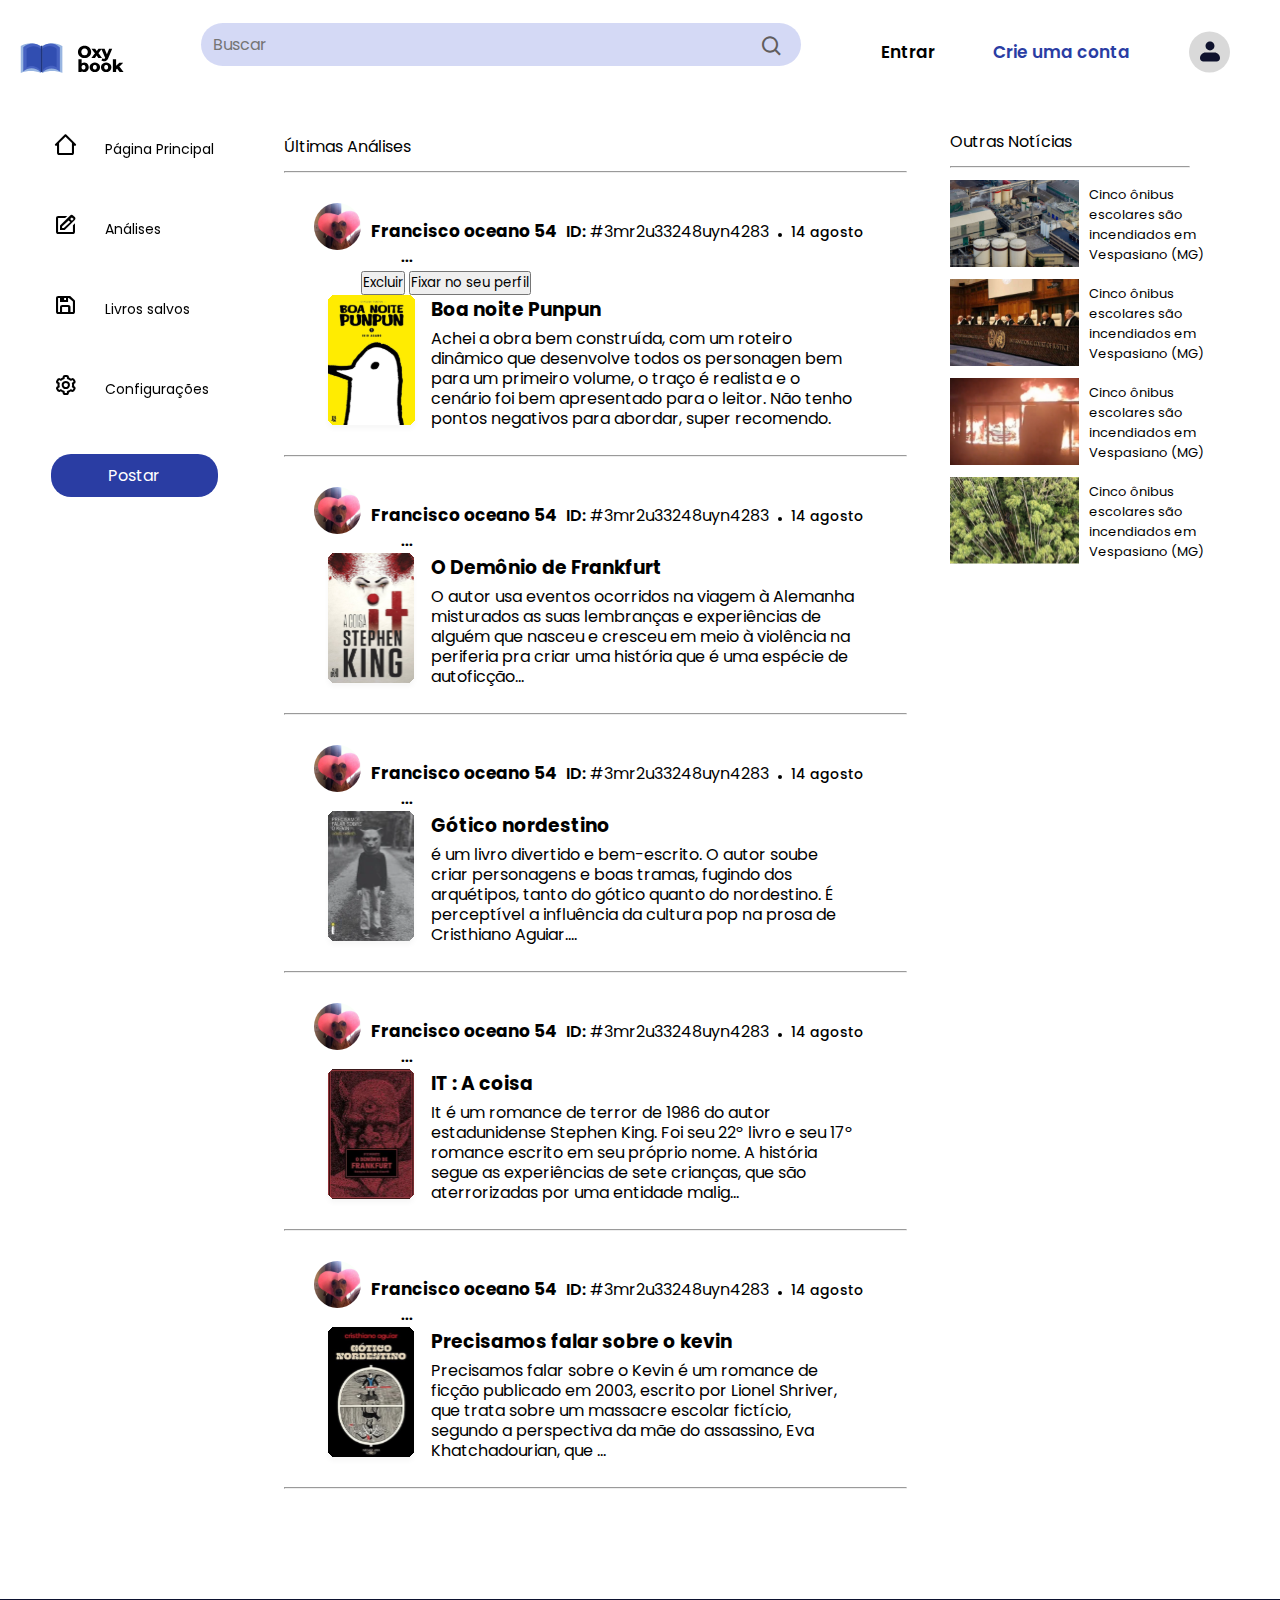
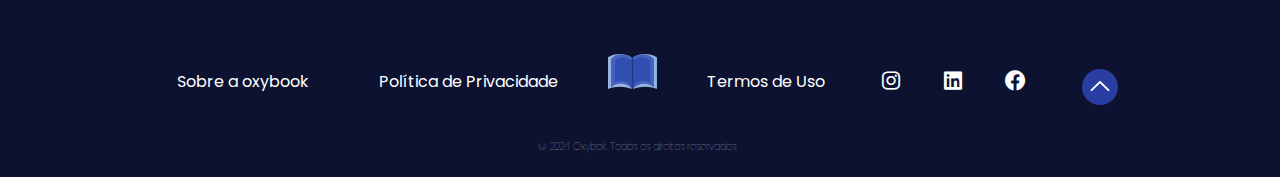
<file: BlogBook - teste/analises page/index.html>
<!DOCTYPE html>
<html lang="pt-BR">
<head>
    <meta charset="UTF-8">
    <meta name="viewport" content="width=device-width, initial-scale=1.0">
    <link rel="stylesheet" href="style.css">
    <link rel="stylesheet" href="../css/header.css">
    <link rel="stylesheet" href="../css/leftNav.css">
    <link rel="stylesheet" href="../css/rightNavSingle.css">
    <link rel="stylesheet" href="../css/footer.css">
    <!-- Boxiocns CND Link -->
    <link href='https://unpkg.com/boxicons@2.1.4/css/boxicons.min.css' rel='stylesheet'>
    <title>Análise Page</title>
</head>
<body>
    <header>
        <div class="logo-details">
            <img src="./imgs/logo_icon.svg" alt="logo">
        </div>
        <div class="search-container">
            <i class='bx bx-search'></i>
            <input class="seach" placeholder="Buscar">
            </input>
        </div>
        </input>
        <div class="login_div">
            <span class="to-enter">Entrar</span>
            <span class="create_cont">Crie uma conta</span>
            <img src="./imgs/user.svg" alt="" class="user">
        </div>
    </header>
    <main>
        <nav class="left-nav">
            <ul>
                <li>
                    <a href="#" class="color">
                        <i class='bx bx-home-alt-2'></i>
                        <span class="link_name">Página Principal</span>
                    </a>
                </li>
                <li>
                    <a href="#" class="color">
                        <i class='bx bx-edit'></i>
                        <span class="link_name">Análises</span>
                    </a>
                </li>
                <li>
                    <a href="#" class="color">
                        <i class='bx bx-save'></i>
                        <span class="link_name">Livros salvos</span>
                    </a>
                </li>
                <li>
                    <a href="#" class="color">
                        <i class='bx bx-cog'></i>
                        <span class="link_name">Configurações</span>
                    </a>
                </li>
                <li class="button">
                    <input type="button" value="Postar" class="btn">
                </li>
            </ul>
        </nav>

        <section class="content-container">
            <div class="container">
                <span>Últimas Análises</span>
                <hr>
                <div class="containerAnalises">
                    <div id="info_sigle">
                        <div class="imgUser_sigle">
                            <img src="./imgs/dogUser.svg" alt="" id="user_sigle">
                        </div>
                        <div class="dados">
                        <span id="userName_single">Francisco oceano 54</span>
                        <span id="idName_single"><span class="wordId">ID:</span> #3mr2u33248uyn4283</span>
                        <span class="ponto"></span>
                        <span id="dia_single">14 agosto</span>
                        <button class="trêsPontinhos">...</button>
                        <div class="notification">
                            <button type="button" id="btnDelete"><box-icon type='solid' name='trash-alt'>Excluir</box-icon></button>
                            <button type="button" id="btnFixar">Fixar no seu perfil</button>
                        </div>
                        </div>
                    </div>
                    <div class="bookDados">
                        <img src="./imgs/books/book1.svg" alt="">
                        <div class="infoBook">
                            <h3>Boa noite Punpun</h3>
                            <p>Achei a obra bem construída,
                               com um roteiro dinâmico que desenvolve
                               todos os personagen bem para um primeiro 
                               volume, o traço é realista e o cenário foi 
                               bem apresentado para o leitor. Não tenho 
                               pontos negativos para abordar, super recomendo.
                            </p>
                        </div>
                    </div>
                </div>
                <hr>
                <div class="containerAnalises">
                    <div id="info_sigle">
                        <div class="imgUser_sigle">
                            <img src="./imgs/dogUser.svg" alt="" id="user_sigle">
                        </div>
                        <div class="dados">
                        <span id="userName_single">Francisco oceano 54</span>
                        <span id="idName_single"><span class="wordId">ID:</span> #3mr2u33248uyn4283</span>
                        <span class="ponto"></span>
                        <span id="dia_single">14 agosto</span>
                        <button class="trêsPontinhos">...</button>
                        </div>
                    </div>
                    <div class="bookDados">
                        <img src="./imgs/books/book2.svg" alt="">
                        <div class="infoBook">
                            <h3>O Demônio de Frankfurt</h3>
                            <p>O autor usa eventos ocorridos na viagem
                                à Alemanha misturados as suas lembranças
                                e experiências de alguém que nasceu e cresceu
                                em meio à violência na periferia pra criar uma
                                história que é uma espécie de autoficção...
                            </p>
                        </div>
                    </div>
                </div>
                <hr>
                <div class="containerAnalises">
                    <div id="info_sigle">
                        <div class="imgUser_sigle">
                            <img src="./imgs/dogUser.svg" alt="" id="user_sigle">
                        </div>
                        <div class="dados">
                        <span id="userName_single">Francisco oceano 54</span>
                        <span id="idName_single"><span class="wordId">ID:</span> #3mr2u33248uyn4283</span>
                        <span class="ponto"></span>
                        <span id="dia_single">14 agosto</span>
                        <button class="trêsPontinhos">...</button>
                        </div>
                    </div>
                    <div class="bookDados">
                        <img src="./imgs/books/book3.svg" alt="">
                        <div class="infoBook">
                            <h3>Gótico nordestino</h3>
                            <p>é um livro divertido e bem-escrito.
                                O autor soube criar personagens e boas tramas,
                                fugindo dos arquétipos, tanto do gótico quanto
                                do nordestino. É perceptível a influência da
                                cultura pop na prosa de Cristhiano Aguiar....
                            </p>
                        </div>
                    </div>
                </div>
                <hr>
                <div class="containerAnalises">
                    <div id="info_sigle">
                        <div class="imgUser_sigle">
                            <img src="./imgs/dogUser.svg" alt="" id="user_sigle">
                        </div>
                        <div class="dados">
                        <span id="userName_single">Francisco oceano 54</span>
                        <span id="idName_single"><span class="wordId">ID:</span> #3mr2u33248uyn4283</span>
                        <span class="ponto"></span>
                        <span id="dia_single">14 agosto</span>
                        <button class="trêsPontinhos">...</button>
                        </div>
                    </div>
                    <div class="bookDados">
                        <img src="./imgs/books/book4.svg" alt="">
                        <div class="infoBook">
                            <h3>IT : A coisa </h3>
                            <p>It é um romance de terror de 1986 do autor estadunidense
                                 Stephen King. Foi seu 22º livro e seu 17º romance escrito em seu próprio nome.
                                 A história segue as experiências de sete crianças, que 
                                 são aterrorizadas por uma entidade malig...
                            </p>
                        </div>
                    </div>
                </div>
                <hr>
                <div class="containerAnalises">
                    <div id="info_sigle">
                        <div class="imgUser_sigle">
                            <img src="./imgs/dogUser.svg" alt="" id="user_sigle">
                        </div>
                        <div class="dados">
                        <span id="userName_single">Francisco oceano 54</span>
                        <span id="idName_single"><span class="wordId">ID:</span> #3mr2u33248uyn4283</span>
                        <span class="ponto"></span>
                        <span id="dia_single">14 agosto</span>
                        <button class="trêsPontinhos">...</button>
                        </div>
                    </div>
                    <div class="bookDados">
                        <img src="./imgs/books/book5.svg" alt="">
                        <div class="infoBook">
                            <h3>Precisamos falar sobre o kevin </h3>
                            <p>Precisamos falar sobre o Kevin é um romance 
                                de ficção publicado em 2003, escrito por Lionel 
                                Shriver, que trata sobre um massacre escolar fictício,
                                segundo a perspectiva da mãe do assassino, Eva Khatchadourian, que ...
                            </p>
                        </div>
                    </div>
                </div>
                
                <hr>
            </div>
        </section>

        <nav class="right-nav">
            <div class="OutrasNoticias">
                <div class="titleOutrasNot">
                    <span>Outras Notícias</span>
                </div>
                <hr class="rowOutrasNoticias">
                <div class="noticias">
                    <img src="./imgs/outrasNotícias.img/img1.svg" alt="">
                    <div id="txtOutrasNoticias">
                        <span>
                            Cinco ônibus escolares são incendiados
                             em Vespasiano (MG)
                        </span>
                    </div>
                </div>
                <div class="noticias">
                    <img src="./imgs/outrasNotícias.img/img2.svg" alt="">
                    <div id="txtOutrasNoticias">
                        <span>
                            Cinco ônibus escolares são incendiados
                             em Vespasiano (MG)
                        </span>
                    </div>
                </div>
                <div class="noticias">
                    <img src="./imgs/outrasNotícias.img/img3.svg" alt="">
                    <div id="txtOutrasNoticias">
                        <span>
                            Cinco ônibus escolares são incendiados
                             em Vespasiano (MG)
                        </span>
                    </div>
                </div>
                <div class="noticias">
                    <img src="./imgs/outrasNotícias.img/img4.svg" alt="">
                    <div id="txtOutrasNoticias">
                        <span>
                            Cinco ônibus escolares são incendiados
                             em Vespasiano (MG)
                        </span>
                    </div>
                </div>
            </div>
        </nav>
    </main>
    <footer>
        <div class="container_footer">
            <div class="row_footer">
                <ul class="footer_ul">
                    <li><a href="#" class="color">Sobre a oxybook</a></li>
                    <li><a href="#" class="color">Política de Privacidade</a></li>
                    <li><img src="./imgs/logo_footer.svg" alt=""></li>
                    <li><a href="#" class="color">Termos de Uso</a></li>
                    <div class="social_medias">
                        <li><i class='bx bxl-instagram color'></i></li>
                        <li><i class='bx bxl-linkedin-square color'></i></li>
                        <li><i class='bx bxl-facebook-circle color'></i></li>
                    </div>
                    <a href=""><img src="./imgs/arrow.svg" alt="" id="arrow_footer"></a>
                </ul>
            </div>
        </div>
        <span class="span_footer">© 2024 Oxybok. Todos os direitos reservados</span>
    </footer>
    <script src=""></script>
</body>
</html>
</file>
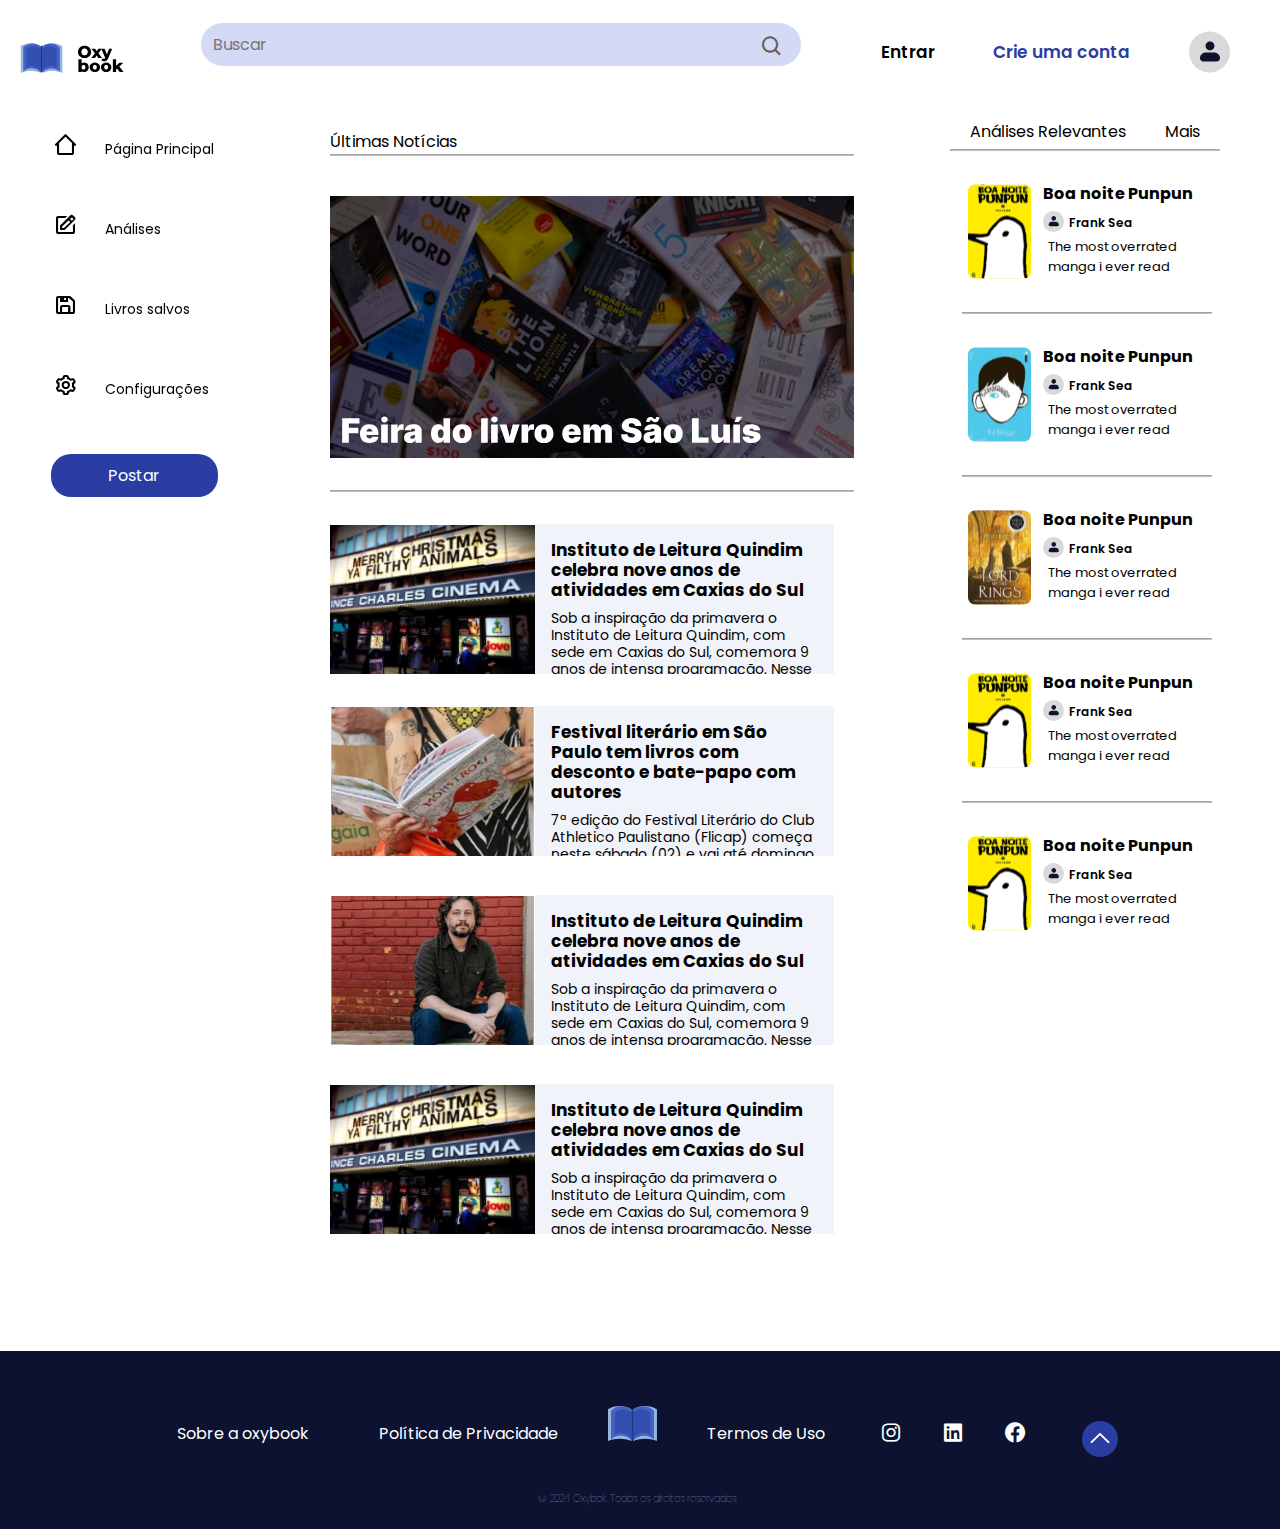
<file: BlogBook - teste/blog/index.html>
<!DOCTYPE html>
<html lang="pt-BR">

<head>
    <meta charset="UTF-8">
    <meta name="viewport" content="width=device-width, initial-scale=1.0">
    <link rel="stylesheet" href="style.css">
    <link rel="stylesheet" href="../css/header.css">
    <link rel="stylesheet" href="../css/leftNav.css">
    <link rel="stylesheet" href="../css/rightNav.css">
    <link rel="stylesheet" href="../css/footer.css">
    <!-- Boxiocns CND Link -->
    <link href='https://unpkg.com/boxicons@2.1.4/css/boxicons.min.css' rel='stylesheet'>
    <title>Blog</title>
</head>

<body>
    <header>
        <div class="logo-details">
            <img src="./imgs/logo_icon.svg" alt="logo">
        </div>
        <div class="search-container">
            <i class='bx bx-search'></i>
            <input class="seach" placeholder="Buscar">
            </input>
        </div>
        </input>
        <div class="login_div">
            <span class="to-enter">Entrar</span>
            <span class="create_cont">Crie uma conta</span>
            <img src="./imgs/user.svg" alt="" class="user">
        </div>
    </header>
    <main>
        <nav class="left-nav">
            <ul>
                <li>
                    <a href="#" class="color">
                        <i class='bx bx-home-alt-2'></i>
                        <span class="link_name">Página Principal</span>
                    </a>
                </li>
                <li>
                    <a href="#" class="color">
                        <i class='bx bx-edit'></i>
                        <span class="link_name">Análises</span>
                    </a>
                </li>
                <li>
                    <a href="#" class="color">
                        <i class='bx bx-save'></i>
                        <span class="link_name">Livros salvos</span>
                    </a>
                </li>
                <li>
                    <a href="#" class="color">
                        <i class='bx bx-cog'></i>
                        <span class="link_name">Configurações</span>
                    </a>
                </li>
                <li class="button">
                    <input type="button" value="Postar" class="btn">
                </li>
            </ul>
        </nav>

        <section class="content-container">
            <div class="container">
                <div class="top">
                    <span class="name_top">Últimas Notícias</span>
                </div>
                <hr>
                <img src="./imgs/banner.svg" alt="banner" class="banner" id="bannerMain">
                <hr class="row2">
                <div class="card">
                    <img src="./imgs/1img.png" alt="" class="imgcard">
                    <div class="info">
                        <div class="text-container">
                            <h2 class="title_card">Instituto de Leitura Quindim celebra nove anos de atividades em
                                Caxias do Sul</h2>
                            <p class="pg_card">Sob a inspiração da primavera o Instituto de Leitura Quindim, com sede em
                                Caxias do Sul, comemora 9 anos de intensa programação. Nesse período foram realizadas
                                mais
                                de 120 ações nacionais e 30 interna... <span>LER MAIS</span></p>
                        </div>
                    </div>
                </div>
                <div class="card" value="2">
                    <div class="img_infor">
                        <img src="./imgs/2img.svg" alt="" class="imgcard">
                    </div>
                    <div class="info">
                        <div class="text-container">
                            <h2 class="title_card">Festival literário em São Paulo tem livros com desconto e bate-papo
                                com autores</h2>
                            <p class="pg_card">7ª edição do Festival Literário do Club Athletico Paulistano (Flicap)
                                começa neste sábado (02) e vai até domingo (03), com entrada gratuita
                                <span>LER MAIS</span>
                            </p>
                        </div>
                    </div>
                </div>
                <div class="card" value="3">
                    <div class="img_infor">
                        <img src="./imgs/3img.svg" alt="" class="imgcard">
                    </div>
                    <div class="info">
                        <div class="text-container">
                            <h2 class="title_card">Instituto de Leitura Quindim celebra nove anos de atividades em
                                Caxias do Sul</h2>
                            <p class="pg_card">Sob a inspiração da primavera o Instituto de Leitura Quindim, com sede em
                                Caxias do Sul, comemora 9 anos de intensa programação. Nesse período foram realizadas
                                mais
                                de 120 ações nacionais e 30 interna...<span>LER MAIS</span></p>
                        </div>
                    </div>
                </div>
                <div class="card" value="4">
                    <div class="img_infor">
                        <img src="./imgs/1img.png" alt="" class="imgcard">
                    </div>
                    <div class="info">
                        <div class="text-container">
                            <h2 class="title_card">Instituto de Leitura Quindim celebra nove anos de atividades em
                                Caxias do Sul</h2>
                            <p class="pg_card">Sob a inspiração da primavera o Instituto de Leitura Quindim, com sede em
                                Caxias do Sul, comemora 9 anos de intensa programação. Nesse período foram realizadas
                                mais
                                de 120 ações nacionais e 30 interna... <span>LER MAIS</span></p>
                        </div>
                    </div>
                </div>
            </div>
        </section>

        <nav class="right-nav">
            <div class="initial">
                <span class="name_top2">Análises Relevantes</span>
                <p class="mais2">Mais</p>
            </div>
            <hr class="rowBooks">
            <div class="box_books">
                <img src="./imgs/book1.svg" alt="">
                <div class="info_book">
                    <h4>Boa noite Punpun</h4>
                    <div class="elements_book">
                        <div class="important">
                            <img src="./imgs/user.svg" alt="">
                            <span>Frank Sea</span>
                        </div>
                        <p>The most overrated manga i ever read</p>
                    </div>
                </div>
            </div>
            <hr class="row_right">
            <div class="box_books">
                <img src="./imgs/book2.svg" alt="">
                <div class="info_book">
                    <h4>Boa noite Punpun</h4>
                    <div class="elements_book">
                        <div class="important">
                            <img src="./imgs/user.svg" alt="">
                            <span>Frank Sea</span>
                        </div>
                        <p>The most overrated manga i ever read</p>
                    </div>
                </div>
            </div>
            <hr class="row_right">
            <div class="box_books">
                <img src="./imgs/book3.svg" alt="">
                <div class="info_book">
                    <h4>Boa noite Punpun</h4>
                    <div class="elements_book">
                        <div class="important">
                            <img src="./imgs/user.svg" alt="">
                            <span>Frank Sea</span>
                        </div>
                        <p>The most overrated manga i ever read</p>
                    </div>
                </div>
            </div>
            <hr class="row_right">
            <div class="box_books">
                <img src="./imgs/book1.svg" alt="">
                <div class="info_book">
                    <h4>Boa noite Punpun</h4>
                    <div class="elements_book">
                        <div class="important">
                            <img src="./imgs/user.svg" alt="">
                            <span>Frank Sea</span>
                        </div>
                        <p>The most overrated manga i ever read</p>
                    </div>
                </div>
            </div>
            <hr class="row_right">
            <div class="box_books">
                <img src="./imgs/book1.svg" alt="">
                <div class="info_book">
                    <h4>Boa noite Punpun</h4>
                    <div class="elements_book">
                        <div class="important">
                            <img src="./imgs/user.svg" alt="">
                            <span>Frank Sea</span>
                        </div>
                        <p>The most overrated manga i ever read</p>
                    </div>
                </div>
            </div>
        </nav>
    </main>
    <footer>
        <div class="container_footer">
            <div class="row_footer">
                <ul class="footer_ul">
                    <li><a href="#" class="color">Sobre a oxybook</a></li>
                    <li><a href="#" class="color">Política de Privacidade</a></li>
                    <li><img src="./imgs/logo_footer.svg" alt=""></li>
                    <li><a href="#" class="color">Termos de Uso</a></li>
                    <div class="social_medias">
                        <li><i class='bx bxl-instagram color'></i></li>
                        <li><i class='bx bxl-linkedin-square color'></i></li>
                        <li><i class='bx bxl-facebook-circle color'></i></li>
                    </div>
                    <a href=""><img src="./imgs/arrow.svg" alt="" id="arrow_footer"></a>
                </ul>
            </div>
        </div>
        <span class="span_footer">© 2024 Oxybok. Todos os direitos reservados</span>
    </footer>
    <script type="module" src="../js/script.mjs"></script>
    <script type="module" src="../lib/Flux/FluxyV1/FluxAPI/lib/launcher/"></script>
    <script src="../js/scriptFooter.js"></script>
</body>
</html>
</file>
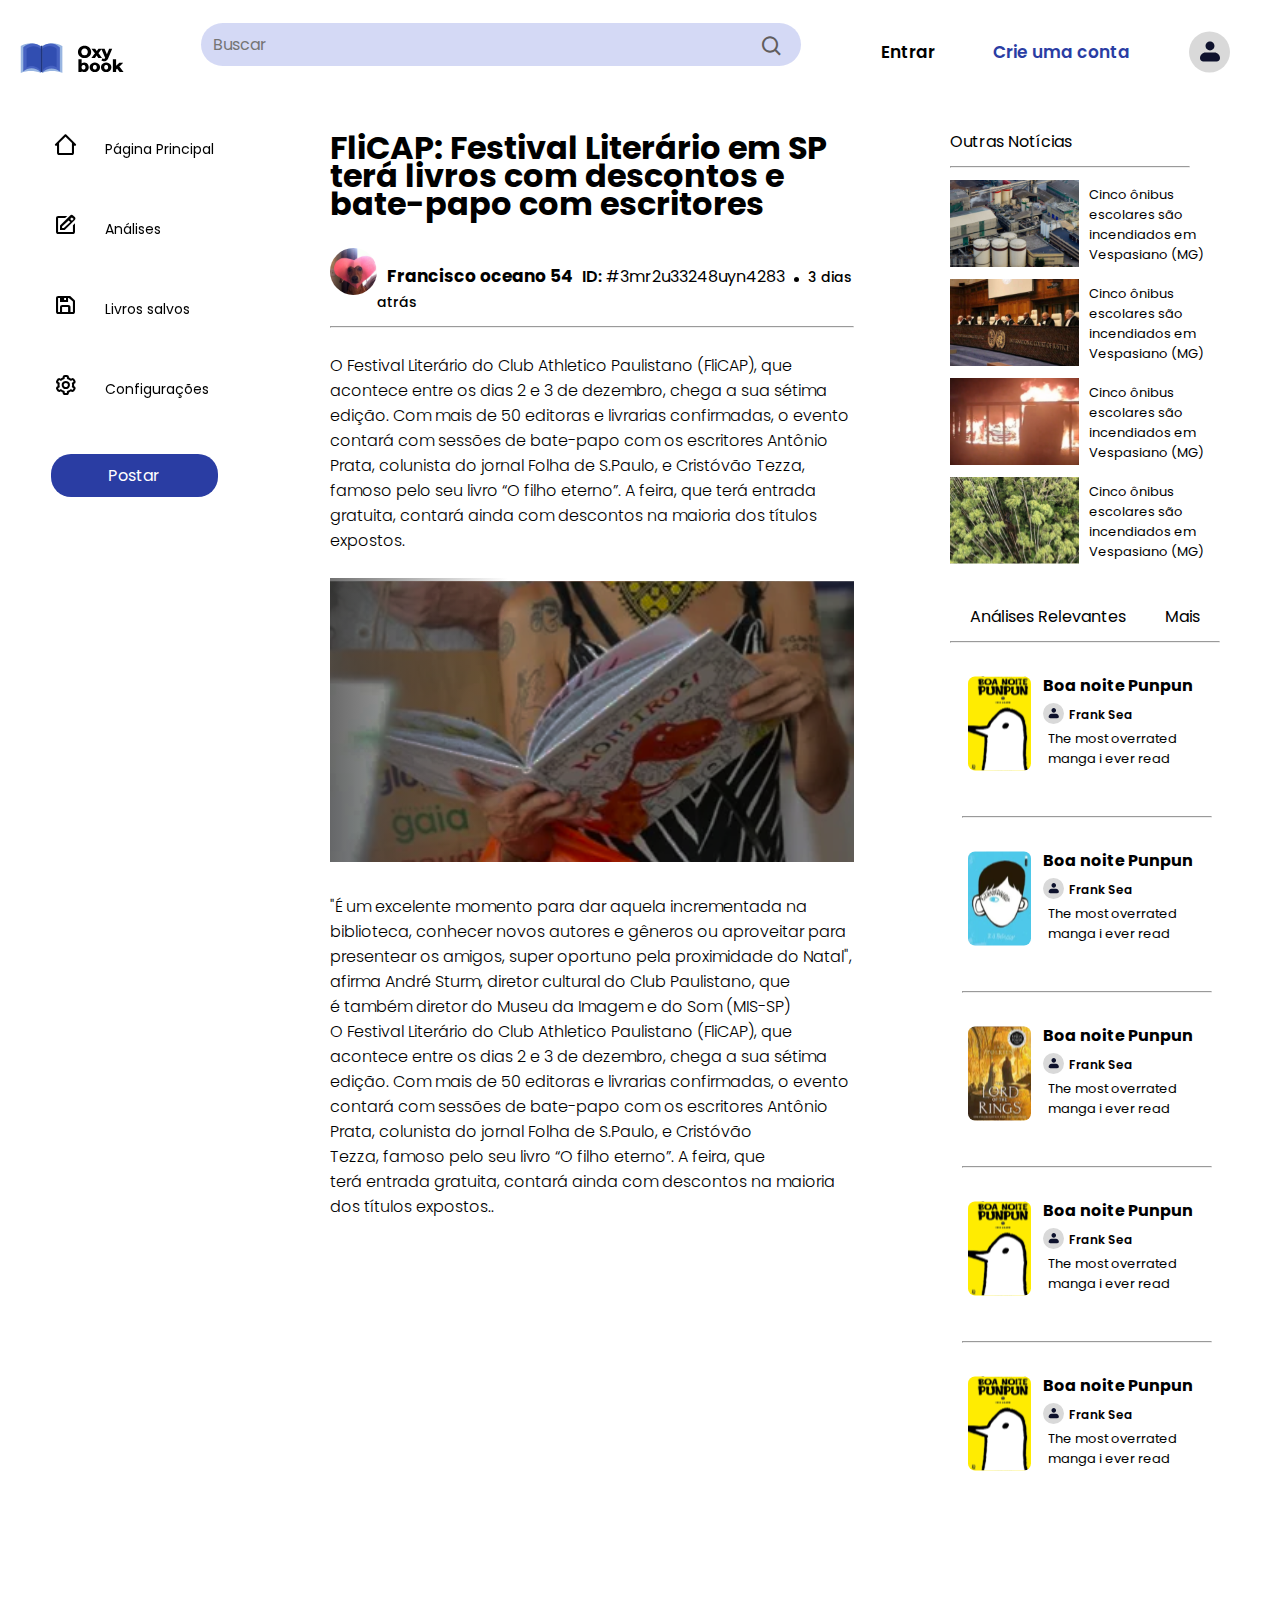
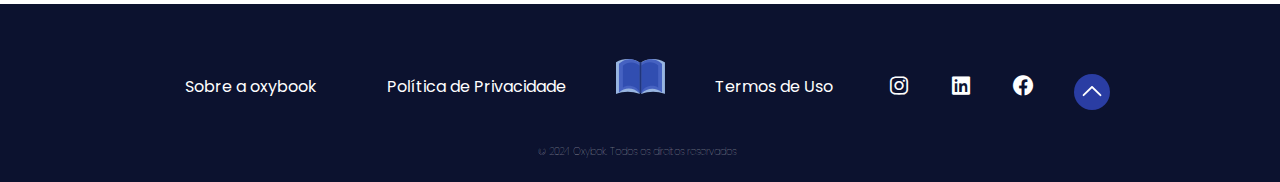
<file: BlogBook - teste/sigle de notícias/index.html>
<!DOCTYPE html>
<html lang="pt-BR">
<head>
    <meta charset="UTF-8">
    <meta name="viewport" content="width=device-width, initial-scale=1.0">
    <link rel="stylesheet" href="style.css">
    <link rel="stylesheet" href="../css/header.css">
    <link rel="stylesheet" href="../css/leftNav.css">
    <link rel="stylesheet" href="../css/rightNavSingle.css">
    <link rel="stylesheet" href="../css/footer.css">
    <!-- Boxiocns CND Link -->
    <link href='https://unpkg.com/boxicons@2.1.4/css/boxicons.min.css' rel='stylesheet'>
    <title>Sigle de Notícias</title>
</head>
<body>
    <header>
        <div class="logo-details">
            <img src="./imgs/logo_icon.svg" alt="logo">
        </div>
        <div class="search-container">
            <i class='bx bx-search'></i>
            <input class="seach" placeholder="Buscar">
            </input>
        </div>
        <div class="login_div">
            <span class="to-enter">Entrar</span>
            <span class="create_cont">Crie uma conta</span>
            <img src="./imgs/user.svg" alt="" class="user">
        </div>
    </header>
    <main>
        <nav class="left-nav">
            <ul>
                <li>
                    <a href="#" class="color">
                        <i class='bx bx-home-alt-2' ></i>
                        <span class="link_name">Página Principal</span>
                    </a>
                </li>
                <li>
                    <a href="#" class="color">
                        <i class='bx bx-edit' ></i>
                        <span class="link_name">Análises</span>
                    </a>
                </li>
                <li>
                    <a href="#" class="color">
                        <i class='bx bx-save' ></i>
                        <span class="link_name">Livros salvos</span>
                    </a>
                </li>
                <li>
                    <a href="#" class="color">
                        <i class='bx bx-cog' ></i>
                        <span class="link_name">Configurações</span>
                    </a>
                </li>
                <li class="button">
                    <input type="button" value="Postar" class="btn">
                </li>
            </ul>
        </nav>

        <section class="content-container">
            <div class="container">
                <h1 id="title_sigle">
                    FliCAP: Festival Literário em SP 
                    terá livros com descontos e 
                    bate-papo com escritores</h1>
                    <div id="info_sigle">
                        <div class="imgUser_sigle">
                            <img src="./imgs/dogUser.svg" alt="" id="user_sigle">
                        </div>
                        <div class="dados">
                        <span id="userName_single">Francisco oceano 54</span>
                        <span id="idName_single"><span class="wordId">ID:</span> #3mr2u33248uyn4283</span>
                        <span class="ponto"></span>
                        <span id="dia_single">3 dias atrás</span>
                        </div>
                    </div>
                    <hr>
                <p id="txt_sigle">O Festival Literário do Club Athletico Paulistano (FliCAP), 
                    que acontece entre os dias 2 e 3 de dezembro, chega a sua sétima edição. 
                    Com mais de 50 editoras e livrarias confirmadas, o evento contará com sessões de bate-papo 
                    com os escritores Antônio Prata, colunista do jornal Folha de S.Paulo, e Cristóvão Tezza, 
                    famoso pelo seu livro “O filho eterno”. A feira, que terá entrada gratuita,
                    contará ainda com descontos na maioria dos títulos expostos.</p>
                <img src="./imgs/notion.svg" alt="" id="img_sigle">
                <p id="txt_sigle">
                    "É um excelente momento para dar aquela incrementada na biblioteca, conhecer novos autores e gêneros ou aproveitar para presentear os amigos, super oportuno pela proximidade do Natal", afirma André Sturm, diretor cultural do Club Paulistano, que é também diretor do Museu da Imagem e do Som (MIS-SP)
                    O Festival Literário do Club Athletico Paulistano (FliCAP), que acontece entre os dias 2 e 3 de dezembro, chega a sua sétima edição. Com mais de 50 editoras e livrarias confirmadas, o evento contará com sessões de bate-papo com os escritores Antônio Prata, colunista do jornal Folha de S.Paulo, e Cristóvão Tezza, famoso pelo seu livro “O filho eterno”. A feira, que terá entrada gratuita, contará ainda com descontos na maioria dos títulos expostos..
                </p>
            </div>
        </section>

        <nav class="right-nav">
            <div class="OutrasNoticias">
                <div class="titleOutrasNot">
                    <span>Outras Notícias</span>
                </div>
                <hr class="rowOutrasNoticias">
                <div class="noticias">
                    <img src="./imgs/outrasNotícias.img/img1.svg" alt="">
                    <div id="txtOutrasNoticias">
                        <span>
                            Cinco ônibus escolares são incendiados
                             em Vespasiano (MG)
                        </span>
                    </div>
                </div>
                <div class="noticias">
                    <img src="./imgs/outrasNotícias.img/img2.svg" alt="">
                    <div id="txtOutrasNoticias">
                        <span>
                            Cinco ônibus escolares são incendiados
                             em Vespasiano (MG)
                        </span>
                    </div>
                </div>
                <div class="noticias">
                    <img src="./imgs/outrasNotícias.img/img3.svg" alt="">
                    <div id="txtOutrasNoticias">
                        <span>
                            Cinco ônibus escolares são incendiados
                             em Vespasiano (MG)
                        </span>
                    </div>
                </div>
                <div class="noticias">
                    <img src="./imgs/outrasNotícias.img/img4.svg" alt="">
                    <div id="txtOutrasNoticias">
                        <span>
                            Cinco ônibus escolares são incendiados
                             em Vespasiano (MG)
                        </span>
                    </div>
                </div>
            </div>
            <div class="initial">
                <span class="name_top2">Análises Relevantes</span>
                <p class="mais2">Mais</p>
            </div>
            <hr class="rowBooks">
                <div class="box_books">
                    <img src="./imgs/book1.svg" alt="">
                    <div class="info_book">
                        <h4>Boa noite Punpun</h4>
                        <div class="elements_book">
                            <div class="important">
                                <img src="./imgs/user.svg" alt="">
                                <span>Frank Sea</span>
                            </div>
                            <p>The most overrated manga i ever read</p>
                        </div>
                    </div>
                </div>
                <hr class="row_right">
                <div class="box_books">
                    <img src="./imgs/book2.svg" alt="">
                    <div class="info_book">
                        <h4>Boa noite Punpun</h4>
                        <div class="elements_book">
                            <div class="important">
                                <img src="./imgs/user.svg" alt="">
                                <span>Frank Sea</span>
                            </div>
                            <p>The most overrated manga i ever read</p>
                        </div>
                    </div>
                </div>
                <hr class="row_right">
                <div class="box_books">
                    <img src="./imgs/book3.svg" alt="">
                    <div class="info_book">
                        <h4>Boa noite Punpun</h4>
                        <div class="elements_book">
                            <div class="important">
                                <img src="./imgs/user.svg" alt="">
                                <span>Frank Sea</span>
                            </div>
                            <p>The most overrated manga i ever read</p>
                        </div>
                    </div>
                </div>
                <hr class="row_right">
                <div class="box_books">
                    <img src="./imgs/book1.svg" alt="">
                    <div class="info_book">
                        <h4>Boa noite Punpun</h4>
                        <div class="elements_book">
                            <div class="important">
                                <img src="./imgs/user.svg" alt="">
                                <span>Frank Sea</span>
                            </div>
                            <p>The most overrated manga i ever read</p>
                        </div>
                    </div>
                </div>
                <hr class="row_right">
                <div class="box_books">
                    <img src="./imgs/book1.svg" alt="">
                    <div class="info_book">
                        <h4>Boa noite Punpun</h4>
                        <div class="elements_book">
                            <div class="important">
                                <img src="./imgs/user.svg" alt="">
                                <span>Frank Sea</span>
                            </div>
                            <p>The most overrated manga i ever read</p>
                        </div>
                    </div>
                </div>
        </nav>
    </main>
    <footer>
        <div class="container_footer">
            <div class="row_footer">
                <ul class="footer_ul">
                    <li><a href="#" class="color">Sobre a oxybook</a></li>
                    <li><a href="#" class="color">Política de Privacidade</a></li>
                    <li><img src="./imgs/logo_footer.svg" alt=""></li>
                    <li><a href="#" class="color">Termos de Uso</a></li>
                    <div class="social_medias">
                        <li><i class='bx bxl-instagram color'></i></li>
                        <li><i class='bx bxl-linkedin-square color'></i></li>
                        <li><i class='bx bxl-facebook-circle color'></i></li>
                    </div>
                    <a href=""><img src="./imgs/arrow.svg" alt="" class="arrow_footer"></a>
                </ul>
            </div>
        </div>
        <span class="span_footer">© 2024 Oxybok. Todos os direitos reservados</span>
    </footer>
    <script src="../js/scriptFooter.js"></script>
    <script src="../js/scriptNoticia.js"></script>
</body>
</html>
</file>
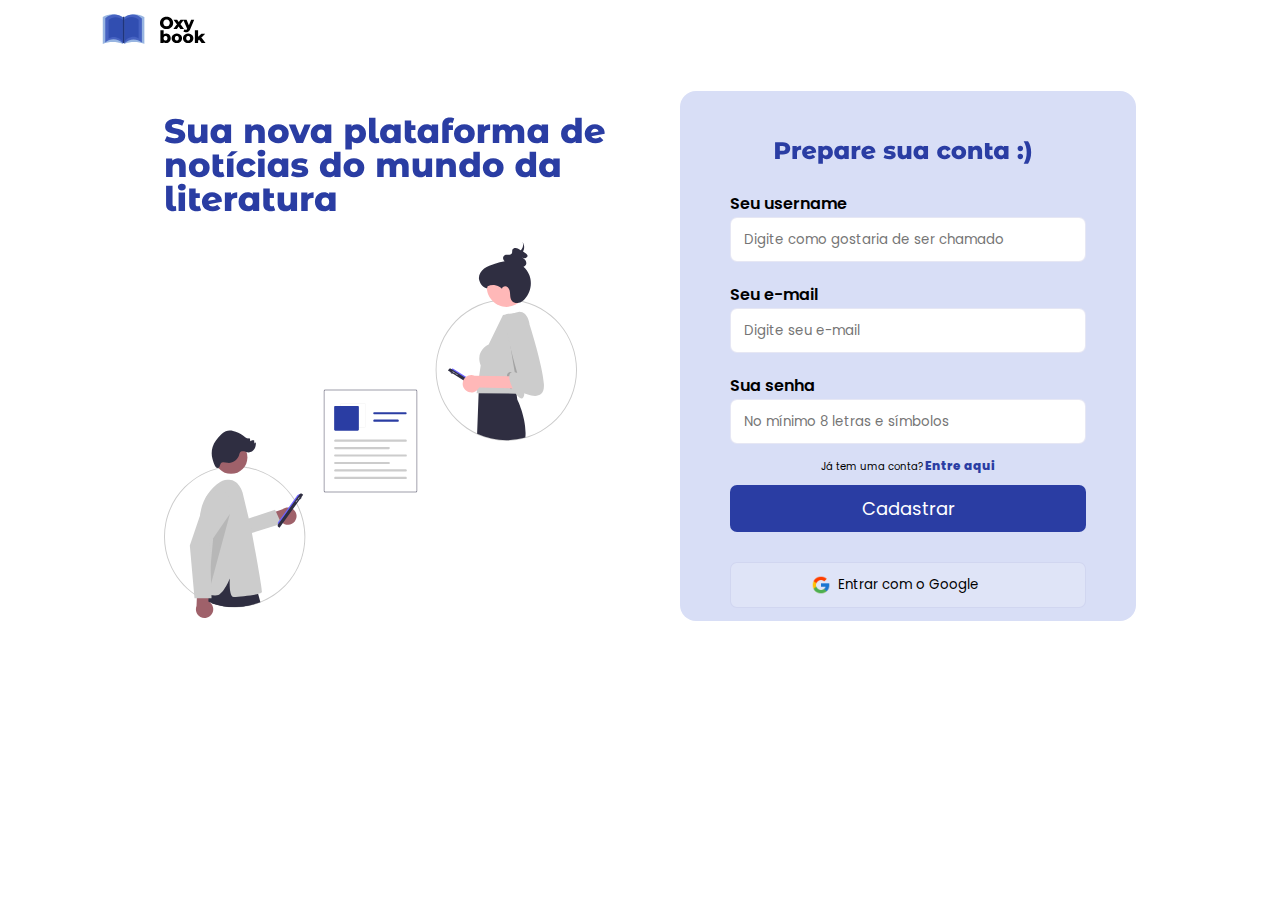
<file: BlogBook - teste/tela de cadastro/index.html>
<!DOCTYPE html>
<html lang="pt-BR">
<head>
    <meta charset="UTF-8">
    <meta name="viewport" content="width=device-width, initial-scale=1.0">
    <link rel="stylesheet" href="style.css">
    <title>Tela de Cadastro</title>
</head>
<body>
    <header>
        <img src="./imgs/logo_icon.svg" alt="" class="logo_icon">
    </header>
    <main>
        <section class="elements">
            <img src="./imgs/cadastroImg.svg" alt="" class="cadastroImg">
            <div class="containerCadastro">
                 <form class="containerInfos" action="criarConta()">
                    <img src="./imgs/titleCadastro.svg" alt="" class="titleCadastro">
                    <p class="namesTops">Seu username</p>
                    <input type="text" placeholder="Digite como gostaria de ser chamado" class="txtCampos" id="usernameTxt" required>
                    <p class="namesTops">Seu e-mail</p>
                    <input type="email" placeholder="Digite seu e-mail" class="txtCampos" id="emailTxt" name="email" required>
                    <p class="namesTops">Sua senha</p>
                    <input type="password" placeholder="No mínimo 8 letras e símbolos" class="txtCampos" id="senhaTxt" required>
                    <p class="temConta">Já tem uma conta? <span class="toEnter">Entre aqui</span></p>
                    <button type="button" id="btn-cadastro" onclick="criarConta()" class="btnToEnter">Cadastrar</button>
                    <input type="button" value="Entrar com o Google" class="toEnterGoogle">
                 </form>
            </div>
        </section>
    </main>
    <script src="cadastro.js"></script>
</body>
</html>
</file>
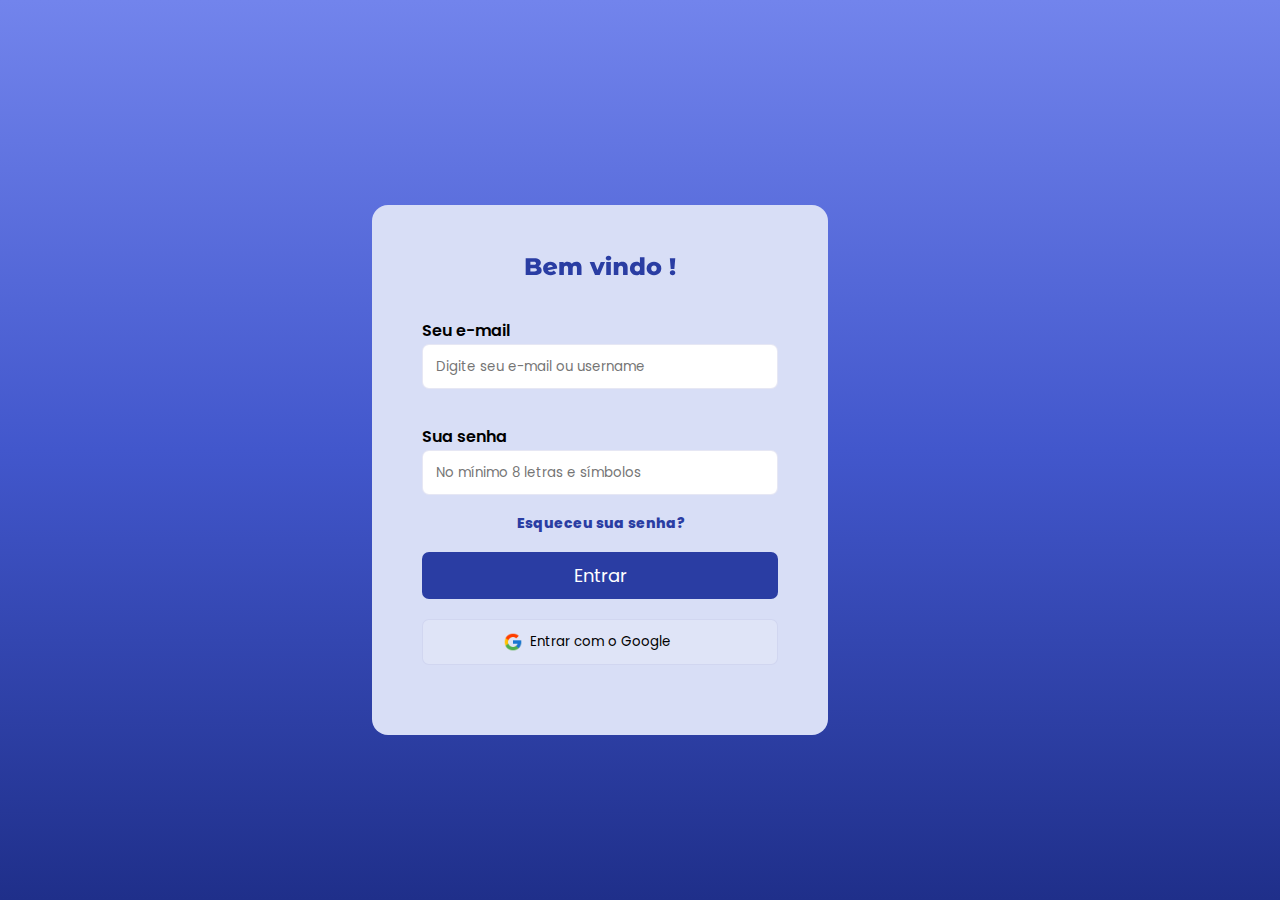
<file: BlogBook - teste/tela de login/index.html>
<!DOCTYPE html>
<html lang="pt-BR">
<head>
    <meta charset="UTF-8">
    <meta name="viewport" content="width=device-width, initial-scale=1.0">
    <link rel="stylesheet" href="style.css">
    <title>Tela de Login</title>
</head>
<body>
    <main>
        <section>
            <div class="containerCadastro">
                <form class="containerInfos" action="">
                    <img src="./imgs/titleLogin.svg" alt="" class="titleLogin">
                    <p class="namesTops">Seu e-mail</p>
                    <input type="text" placeholder="Digite seu e-mail ou username" class="txtCampos" id="emailTxt" name="email" required>
                    <p class="namesTops">Sua senha</p>
                    <input type="password" placeholder="No mínimo 8 letras e símbolos" class="txtCampos" id="senhaTxt" required>
                    <span class="forgotSenha">Esqueceu sua senha?</span>
                    <button type="button" id="btn-cadastro" onclick="auth()" class="btnToEnter">Entrar</button>
                    <input type="button" value="Entrar com o Google" class="toEnterGoogle">
                </form>
            </div>
        </section>
    </main>
    <script src="login.js"></script>
</body>
</html>
</file>
<file: BlogBook - teste/analises page/style.css>
@import url('https://fonts.googleapis.com/css2?family=Poppins:wght@200;300;400;500;600;700&display=swap');
*{
    padding: 0;
    margin: 0;
    box-sizing: border-box;
    text-decoration: none;
    font-family: 'Poppins', sans-serif;
}
/* CONTEÚDO DO MEIO */
.content-container{
    display: flex;
    flex: 1;
    padding: 10px;
    /* justify-content: center; */
    /* background-color: #2A3DA3; */
}
.container{
    max-width: 95%;
    height: 100%;
    margin-left: 20px;
    flex-wrap: wrap;
    margin-top: 25px;
    /* background-color: blueviolet; */
}
#info_sigle{
    display: flex;
    margin-top: 30px;
    margin-left: 30px;
}
.dados{
    margin-top: 15px;
}
#idName_single{
    margin-left: 5px;
}
.wordId{
    font-weight: 600;
}
#userName_single{
    font-weight: bold;
    font-size: 17px;
    margin-left: 10px;
}
.ponto{
    display: inline-block;
    width: 4px;
    height: 4px;
    background-color: black;
    border-radius: 50%;
    margin-left: 5px;
}
.trêsPontinhos{
    font-weight: bold;
    margin-left: 40px;
    cursor: pointer;
    border: none;
    background: none;
}
#dia_single{
    margin-left: 5px;
    font-weight: 500;
    font-size: 14px;
}
hr{
    margin-top: 12px;
}
.bookDados{
    display: flex;
    justify-content: center;
    padding: 0px 40px 10px;
}
.infoBook{
    padding: 0px 12px 0px;
}
.infoBook p{
    line-height: 20px;
    margin-top: 5px;
}
</file>
<file: BlogBook - teste/css/header.css>
/* HEADER */
header{
    position: fixed;
    top: 0;
    left: 0;
    width: 100%;
    background-color: #ffffff;
    display: flex;
    justify-content: space-around;
    align-items: center;
}
.logo-details img{
    margin-top: 30px;
    text-align: center;
    line-height: 50px;
    /* margin-left: 23px; */
}
.seach-container{
    display: flex;
    align-items: center;
    justify-content: center;
    position: relative;
    width: 100%;
    height: 22.4px;
}
.seach{
    width: 600px;
    background-color: #c4cbf1ba;
    border: none;
    color: black;
    padding: 9px;
    text-decoration: none;
    display: flex;
    font-size: 16px;
    margin: 15px 15px;
    padding-left: 12px;
    border-radius: 30px;
    cursor: pointer;
    outline: none;
    /* width: 160%; */
}
.search-container i{
    font-size: 24px;
    color: rgb(97, 93, 93);
    position: absolute;
    left: 58%;
    top: 39%;
    /* transform: translateY(-50%); */
}
.search-container i::before{
    width: 100%;
    display: flex;
    justify-content: center;
}

.seach span{
    margin-top: 15px;
    color: rgb(97, 93, 93);
    font-size: 15px;
}
.login_div{
    margin-top: 15px;
    display: flex;
    margin-right: 30px;
}
.to-enter{
    color: black;
    font-weight: 600;
    padding: 9px;
    text-align: center;
    font-size: 17px;
    margin: 15px 15px;
    margin-right: 25px;
    cursor: pointer;
}
.create_cont{
    color: #2A3DA3;
    font-weight: 600;
    padding: 9px;
    text-align: center;
    font-size: 17px;
    margin: 15px 15px;
    margin-right: 50px;
    cursor: pointer;
}
</file>
<file: BlogBook - teste/css/leftNav.css>
/* NAV LEFT*/
main{
    display: flex;
    margin-bottom: 100px;
    margin-top: 99px;
}
li{
    margin-left: 15px;
    list-style-type: none;
}
.left-nav{
    height: 700px;
    width: 254px;
    transition: width 0.2s linear;
    overflow-y: scroll;
}
.left-nav::-webkit-scrollbar{
    display: none;
}
a{
    position: relative;
    color: black;
    font-size: 14px;
    display: table;
    /* width: 300px; */
    padding: 20px;
}
i {
    position: relative;
    width: 60px;
    height: 40px;
    top: 14px;
    font-size: 25px;
    text-align: center;
}
.link_name{
    position: relative;
    top: 12px;
    margin-left: 10px;
}
.color:hover{
    color: #2A3DA3;
    font-weight: bold;
}
.btn{
    background-color: #2A3DA3;
    border: none;
    color: white;
    /* padding: 15px 32px; */
    padding: 9px;
    text-align: center;
    text-decoration: none;
    display: inline-block;
    font-size: 16px;
    margin: 4px 2px;
    margin-left: 15%;
    border-radius: 20px;
    cursor: pointer;
    width: 70%;
    margin-top: 35px;
}
</file>
<file: BlogBook - teste/css/rightNavSingle.css>
/* NAV RIGTH */
.right-nav{
    height: 100%;
    width: 300px;
    margin-left: 20px;
    margin-right: 30px;
    transition: width 0.2s linear;
    /* overflow-y: scroll; */
    /* background-color: #2A3DA3; */
}
/* .right-nav::-webkit-scrollbar{
    display: none;
} */
.OutrasNoticias{
    margin-top: 30px;
}
.rowOutrasNoticias{
    width: 80%;
}
.noticias{
    margin-top: 12px;
    display: flex;
    overflow: hidden;
}
#txtOutrasNoticias{
    font-size: 13px;
    margin-left: 10px;
    margin-top: 5px;
    width: 150px;
}
.rowBooks{
    width: 90%;
}
.initial{
    display: flex;
    margin-top: 40px;
    justify-content: space-around;
    margin-right: 30px;
}
.mais2{
    cursor: pointer;
}
.box_books{
    display: flex;
    padding: 18px;
}
.box_books img{
    cursor: pointer;
}
.info_book{
    padding: 12px;
    cursor: pointer;
}
.important{
    display: flex;
}
.elements_book{
    padding-top: 5px;
}
.elements_book img{
    width: 21px;
}
.elements_book span{
    font-size: 12px;
    font-weight: 600;
    margin-left: 5px;
    margin-top: 3px;
}
.elements_book p{
    font-size: 13px;
    padding: 5px;
}
.propaganda{
    margin-top: 90px;
}
.row_right{
    width: 250px;
    margin-left: 12px;
}
</file>
<file: BlogBook - teste/css/footer.css>
/* FOOTER */
footer{
    background-color: #0c122f;
    padding: 20px 0;
}
.footer_ul{
    display: flex;
    margin-top: 30px;
    justify-content: space-between;
}
.container_footer{
    display: flex;
    /* justify-content: space-between; */
    justify-content: center;
}
.row_footer{
    display: flex;
    list-style: none;
    align-items: center;
}
.row_footer li{
    margin: 0 15px;
    cursor: pointer;
}
.row_footer a{
    color: #ffff;
    font-size: 16px;
}
.row_footer img{
    max-height: 40px;
}
.row_footer i{
    color: #ffff;
    font-size: 24px;
    /* margin: 0 10px; */
}
.span_footer{
    color: #ffffffa4;
    font-size: 10px;
    font-weight: 100;
    text-align: center;
    margin-left: 42%;
}
.social_medias{
    display: flex;
    margin-top: 5px;
}
.social_medias li{
    margin: 1px;
}
#arrow_footer{
    margin-top: px;
    margin-left: 16px;
    /* cursor: pointer; */
}
</file>
<file: BlogBook - teste/blog/style.css>
@import url('https://fonts.googleapis.com/css2?family=Poppins:wght@200;300;400;500;600;700&display=swap');
*{
    padding: 0;
    margin: 0;
    box-sizing: border-box;
    text-decoration: none;
    font-family: 'Poppins', sans-serif;
}
/* CONTEÚDO DO MEIO */
.content-container{
    display: flex;
    flex: 1;
    padding: 10px;
    justify-content: center;
    /* flex: 1;
    padding: 15px;
    margin-right: 30px; */
}
.container{
    max-width: 80%;
    flex-wrap: wrap;
    margin-top: 10px;
    /* background-color: blueviolet; */
}
.top{
    display: flex;
    justify-content: space-between;
    margin-top: 10px;
    width: 100%;
}
.name_top{
    flex: 1;
    width: 50%;
    flex-wrap: nowrap;
}
hr{
    border-color: rgba(0, 0, 0, 0.361);
}
.banner{
    margin-top: 40px;
    cursor: pointer;
    width: 100%;
}
.row2{
    border-color: rgba(0, 0, 0, 0.361);
    margin-top: 25px;
}
.card {
    display: flex;
    cursor: pointer;
}
.imgcard{
    margin-top: 33px;
    /* max-width: 100%; */
    /* height: auto; */
    /* width: 100%;
    height: 100%; */
    width: 205px;
    height: 149px;
}
.info{
    flex: 1;
    padding: 20px;
    padding-left: 0;
    height: 149px;
    width: 205px;
    margin-top: 12px;
}
.text-container {
    color: black;
    background-color: #F0F4FA;
    padding: 16px;
    /* margin-right: 16%; */
    height: 150px;
    /* margin-top: 12px; */
    overflow: hidden;
}
.text-container h2{
    font-size: 17px;
    line-height: 20px;
}
.text-container p{
    margin-top: 10px;
    font-size: 14px;
    line-height: 17px;
}
.text-container p span{
    color: #2A3DA3;
    font-weight: bold;
}
</file>
<file: BlogBook - teste/css/rightNav.css>
/* NAV RIGTH */
.right-nav{
    height: 100%;
    width: 300px;
    margin-left: 20px;
    margin-right: 30px;
    transition: width 0.2s linear;
    /* overflow-y: scroll; */
    /* background-color: #2A3DA3; */
}
/* .right-nav::-webkit-scrollbar{
    display: none;
} */
.initial{
    display: flex;
    margin-top: 20px;
    justify-content: space-around;
    margin-right: 30px;
}
.mais2{
    cursor: pointer;
}
.rowBooks{
    margin-top: 5px;
    width: 90%;
}
.box_books{
    display: flex;
    padding: 18px;
}
.box_books img{
    cursor: pointer;
}
.info_book{
    padding: 12px;
    cursor: pointer;
}
.important{
    display: flex;
}
.elements_book{
    padding-top: 5px;
}
.elements_book img{
    width: 21px;
}
.elements_book span{
    font-size: 12px;
    font-weight: 600;
    margin-left: 5px;
    margin-top: 3px;
}
.elements_book p{
    font-size: 13px;
    padding: 5px;
}
.row_right{
    width: 250px;
    margin-left: 12px;
}
</file>
<file: BlogBook - teste/sigle de notícias/style.css>
@import url('https://fonts.googleapis.com/css2?family=Poppins:wght@200;300;400;500;600;700&display=swap');
*{
    padding: 0;
    margin: 0;
    box-sizing: border-box;
    text-decoration: none;
    font-family: 'Poppins', sans-serif;
}
/* CONTEÚDO DO MEIO */
.content-container{
    display: flex;
    flex: 1;
    padding: 10px;
    justify-content: center;
    /* max-width: 80%; */
    /* background-color: #2A3DA3; */
    /* margin-right: 10%; */
}
.container{
    max-width: 80%;
    height: 100%;
    flex-wrap: wrap;
    margin-top: 25px;
    /* background-color: blueviolet; */
}
#title_sigle{
    line-height: 28px;
    width: 100%;
    max-width: 100%;
    text-align: left; 
    /* margin: auto; */
}
#info_sigle{
    display: flex;
    margin-top: 30px;
}
.dados{
    margin-top: 15px;
}
#idName_single{
    margin-left: 5px;
}
.wordId{
    font-weight: 600;
}
#userName_single{
    font-weight: bold;
    font-size: 17px;
    margin-left: 10px;
}
.ponto{
    display: inline-block;
    width: 5px;
    height: 5px;
    background-color: black;
    border-radius: 50%;
    margin-left: 5px;
}
#dia_single{
    margin-left: 5px;
    font-weight: 500;
    font-size: 14px;
}
hr{
    margin-top: 12px;
}
#txt_sigle{
    margin-top: 25px;
    font-size: 16px;
    font-weight: 300;
    width: 100%;
}
#img_sigle{
    margin-top: 25px;
    max-width: 100%;
    /* margin-left: 40px; */
}
</file>
<file: BlogBook - teste/tela de cadastro/style.css>
@import url('https://fonts.googleapis.com/css2?family=Poppins:wght@200;300;400;500;600;700&display=swap');
*{
    padding: 0;
    margin: 0;
    box-sizing: border-box;
    text-decoration: none;
    font-family: 'Poppins', sans-serif;
}
.elements{
    margin: 0 auto;
    width: 90%;
    display: flex;
    justify-content: space-between;
}
.logo_icon{
    margin-left: 8%;   
    margin-top: 10px;
}
.cadastroImg{
    margin-left: 100px;
    margin-top: 60px;
}
.titleCadastro{
    margin-left: 45px;
}
.containerCadastro{
    /* background-color: rgb(190, 154, 226); */
    background-color: #d8def6;
    width: 456px;
    height: 530px;
    margin-right: 80px;
    margin-top: 40px;
    border-radius: 16px;
}
.containerInfos{
    padding: 50px;
    height: 100%;
}
.namesTops{
    font-size: 16px;
    font-weight: 600;
    line-height: 101%;
    margin-top: 25px;
}
.txtCampos{
    width: 100%;
    height: 45px;
    padding: 16px 13px;
    margin-top: 5px;
    border-radius: 7px;
    border: 1px solid rgba(150, 156, 208, 0.24);
    outline-color: rgb(190, 154, 226);
}
.temConta{
    display: flex;
    justify-content: center;
    margin-top: 15px;
    font-size: 10px;
    font-style: normal;
    font-weight: 400;
    /* line-height: 101%; */
}
.toEnter{
    margin-left: 3px;
    color: var(--color-brand, #2A3DA3);
    font-size: 12px;
    font-style: normal;
    font-weight: 800;
    line-height: 120%;
    cursor: pointer;
}
.btnToEnter{
    display: flex;
    width: 100%;
    margin-top: 10px;
    padding: 10px 127px;
    justify-content: center;
    align-items: center;
    border-radius: 7px;
    background: var(--color-brand, #2A3DA3);
    border: none;
    color: #fff;
    font-size: 18px;
    cursor: pointer;
}
.toEnterGoogle{
    display: flex;
    justify-content: center;
    width: 100%;
    margin-top: 30px;
    padding: 12px 95px;
    align-items: center;
    border-radius: 7px;
    border: 1px solid rgba(150, 156, 208, 0.20);
    background: rgba(255, 255, 255, 0.20);
    background-image: url(./imgs/iconGoogle.png);
    background-repeat: no-repeat;
    background-size: 20px 20px;
    background-position: 80px;
    cursor: pointer;
}
</file>
<file: BlogBook - teste/tela de login/style.css>
@import url('https://fonts.googleapis.com/css2?family=Poppins:wght@200;300;400;500;600;700&display=swap');
*{
    padding: 0;
    margin: 0;
    box-sizing: border-box;
    text-decoration: none;
    font-family: 'Poppins', sans-serif;
}
body{
    background: linear-gradient(#7284ec, #4257cc, #1f2f8a);
    background-repeat: no-repeat;
    min-height: 100vh;
    min-width: 100vw;
    display: flex; /*colocar um do lado do outro */
    align-items: center;
    justify-content: center;
}
.containerCadastro{
    background-color: #d8def6;
    /* background-color: #d8def6; */
    width: 456px;
    height: 530px;
    margin-right: 80px;
    margin-top: 40px;
    border-radius: 16px;
}
.containerInfos{
    padding: 50px;
    height: 100%;
}
.titleLogin{
    margin-left: 29%;
}
.namesTops{
    font-size: 16px;
    font-weight: 600;
    line-height: 101%;
    margin-top: 40px;
}
.txtCampos{
    width: 100%;
    height: 45px;
    padding: 16px 13px;
    margin-top: 5px;
    border-radius: 7px;
    border: 1px solid rgba(150, 156, 208, 0.24);
    outline-color: rgb(190, 154, 226);
}
.forgotSenha{
    display: flex;
    justify-content: center;
    margin-top: 20px;
    margin-left: 3px;
    color: var(--color-brand, #2A3DA3);
    font-size: 14px;
    font-style: normal;
    font-weight: 800;
    line-height: 120%;
    cursor: pointer;
}
.btnToEnter{
    display: flex;
    width: 100%;
    margin-top: 20px;
    padding: 10px 127px;
    justify-content: center;
    align-items: center;
    border-radius: 7px;
    background: var(--color-brand, #2A3DA3);
    border: none;
    color: #fff;
    font-size: 18px;
    cursor: pointer;
}    
.toEnterGoogle{
    display: flex;
    justify-content: center;
    width: 100%;
    margin-top: 20px;
    padding: 12px 95px;
    align-items: center;
    border-radius: 7px;
    border: 1px solid rgba(150, 156, 208, 0.20);
    background: rgba(255, 255, 255, 0.20);
    background-image: url(./imgs/iconGoogle.png);
    background-repeat: no-repeat;
    background-size: 20px 20px;
    background-position: 80px;
    cursor: pointer;
}
</file>
